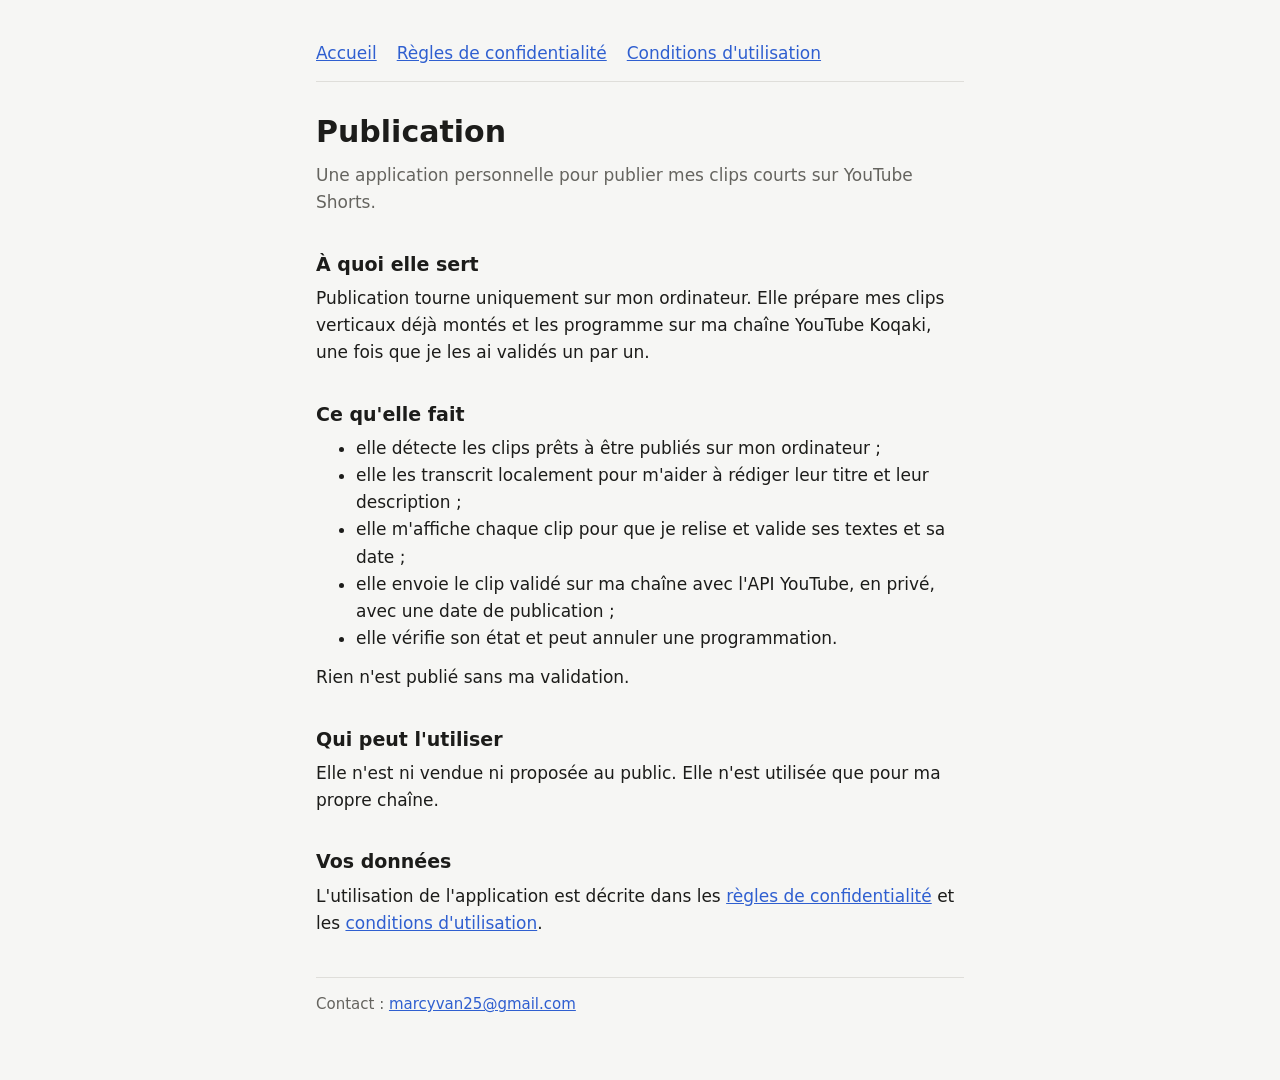
<file: index.html>
<!doctype html>
<html lang="fr">
<head>
  <meta charset="utf-8">
  <meta name="viewport" content="width=device-width, initial-scale=1">
  <title>Publication</title>
  <meta name="description" content="Application personnelle de publication de clips courts sur YouTube Shorts.">
  <link rel="stylesheet" href="style.css">
</head>
<body>
  <main>
    <nav>
      <a href="index.html">Accueil</a>
      <a href="confidentialite.html">Règles de confidentialité</a>
      <a href="conditions.html">Conditions d'utilisation</a>
    </nav>
    <h1>Publication</h1>
    <p class="lead">Une application personnelle pour publier mes clips courts sur YouTube Shorts.</p>

    <h2>À quoi elle sert</h2>
    <p>Publication tourne uniquement sur mon ordinateur. Elle prépare mes clips verticaux déjà montés et les programme sur ma chaîne YouTube Koqaki, une fois que je les ai validés un par un.</p>

    <h2>Ce qu'elle fait</h2>
    <ul>
      <li>elle détecte les clips prêts à être publiés sur mon ordinateur ;</li>
      <li>elle les transcrit localement pour m'aider à rédiger leur titre et leur description ;</li>
      <li>elle m'affiche chaque clip pour que je relise et valide ses textes et sa date ;</li>
      <li>elle envoie le clip validé sur ma chaîne avec l'API YouTube, en privé, avec une date de publication ;</li>
      <li>elle vérifie son état et peut annuler une programmation.</li>
    </ul>
    <p>Rien n'est publié sans ma validation.</p>

    <h2>Qui peut l'utiliser</h2>
    <p>Elle n'est ni vendue ni proposée au public. Elle n'est utilisée que pour ma propre chaîne.</p>

    <h2>Vos données</h2>
    <p>L'utilisation de l'application est décrite dans les <a href="confidentialite.html">règles de confidentialité</a> et les <a href="conditions.html">conditions d'utilisation</a>.</p>

    <footer>Contact : <a href="mailto:marcyvan25@gmail.com">marcyvan25@gmail.com</a></footer>
  </main>
</body>
</html>
</file>
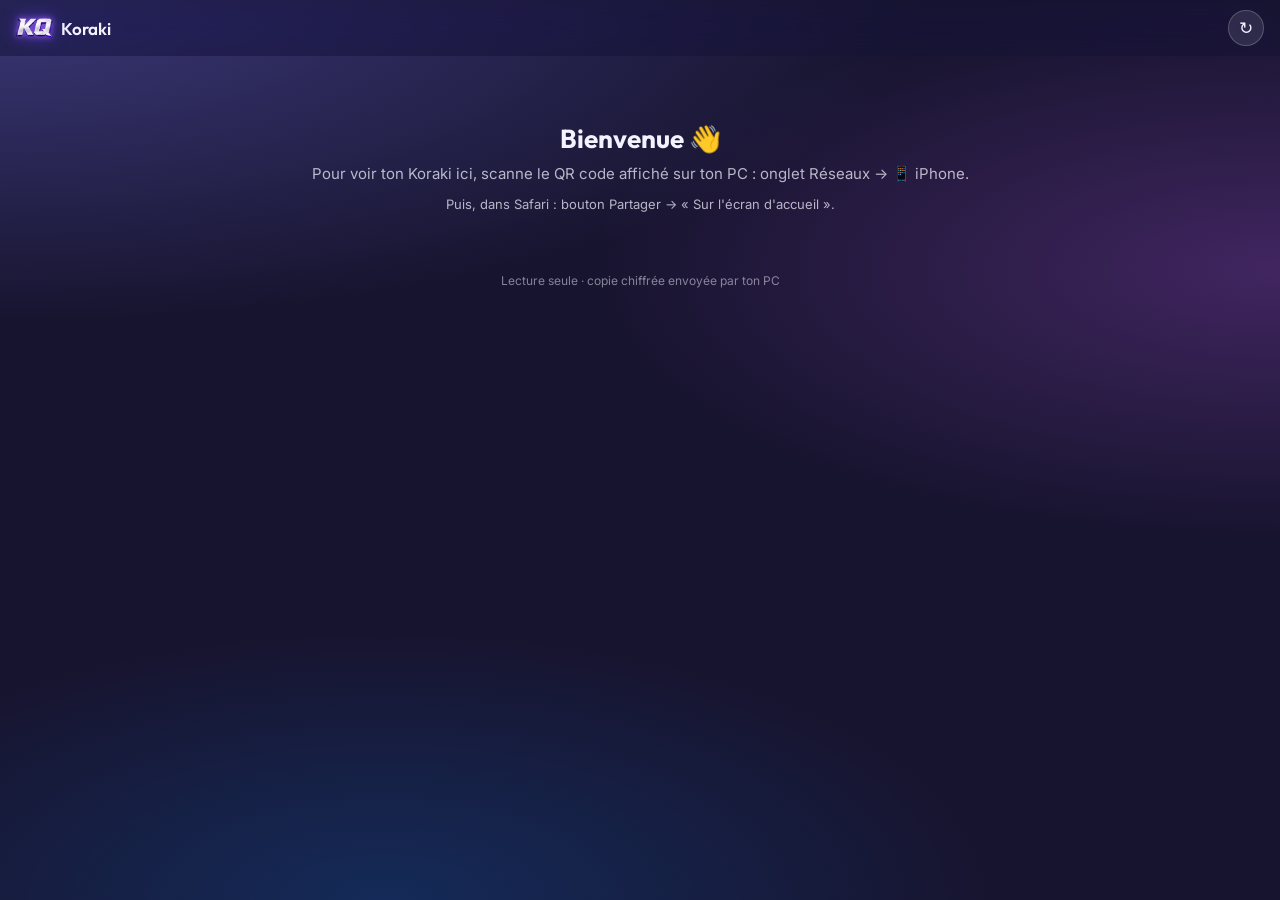
<file: jarvis/index.html>
<!doctype html>
<html lang="fr">
<head>
<meta charset="utf-8">
<meta name="viewport" content="width=device-width, initial-scale=1, viewport-fit=cover">
<title>Koraki</title>
<meta name="description" content="Ton résumé du jour Koraki sur iPhone (lecture seule).">
<meta name="robots" content="noindex">
<meta name="referrer" content="no-referrer">
<meta name="apple-mobile-web-app-capable" content="yes">
<meta name="mobile-web-app-capable" content="yes">
<meta name="apple-mobile-web-app-status-bar-style" content="black-translucent">
<meta name="apple-mobile-web-app-title" content="Koraki">
<meta name="theme-color" content="#1b1838">
<link rel="apple-touch-icon" href="icone.png">
<link rel="icon" href="icone.png">
<link rel="manifest" href="manifest.webmanifest">
<link rel="preconnect" href="https://fonts.googleapis.com">
<link rel="preconnect" href="https://fonts.gstatic.com" crossorigin>
<link href="https://fonts.googleapis.com/css2?family=Inter:wght@400;500;600;700&family=Outfit:wght@500;600;700&display=swap" rel="stylesheet">
<style>
:root {
  --fond: #17142f; --texte: #f4f2ff; --texte2: rgba(244, 242, 255, .72); --gris: rgba(244, 242, 255, .5);
  --violet: #bf5af2; --bleu: #0a84ff; --cyan: #64d2ff; --vert: #30d158; --rose: #ff375f; --orange: #ff9f0a; --jaune: #ffd60a;
  --corps: "Inter", -apple-system, system-ui, sans-serif; --titre: "Outfit", "Inter", sans-serif;
  --heure: -apple-system, "SF Pro Display", "Inter", sans-serif;
  --verre: linear-gradient(155deg, rgba(255, 255, 255, .13), rgba(255, 255, 255, .05));
}
* { box-sizing: border-box; margin: 0; padding: 0; -webkit-tap-highlight-color: transparent; }
html { background: var(--fond); }
body { font: 400 15px/1.45 var(--corps); color: var(--texte); min-height: 100vh; overflow-x: hidden;
  background: radial-gradient(120% 60% at 0% 0%, rgba(124, 122, 255, .35), transparent 60%),
              radial-gradient(90% 50% at 100% 30%, rgba(191, 90, 242, .25), transparent 60%),
              radial-gradient(80% 50% at 30% 100%, rgba(10, 132, 255, .2), transparent 60%), var(--fond);
  background-attachment: fixed;
  padding: calc(env(safe-area-inset-top) + 8px) 16px calc(env(safe-area-inset-bottom) + 24px); }
header { position: sticky; top: 0; z-index: 5; display: flex; align-items: center; gap: 10px;
  margin: calc(-8px - env(safe-area-inset-top)) -16px 12px; padding: calc(env(safe-area-inset-top) + 10px) 16px 10px;
  background: rgba(23, 20, 47, .55); backdrop-filter: blur(24px) saturate(170%); -webkit-backdrop-filter: blur(24px) saturate(170%); }
.marque { display: flex; align-items: center; gap: 8px; font: 600 17px var(--titre); }
/* Logo KQ (tes initiales) à la place de l'orbe violette : même hauteur, il lévite et tourne sur lui-même de temps en temps. */
.marque i { position: relative; display: inline-block; flex: none; height: var(--kq-h, 18px); width: calc(var(--kq-h, 18px) * 1.83);
  perspective: 200px; animation: kq-flotte 3.2s ease-in-out infinite; }
.marque i::before { content: ""; position: absolute; inset: 0; background: url([data-uri]) center / contain no-repeat;
  filter: drop-shadow(0 0 3px rgba(150, 100, 255, .9)) drop-shadow(0 0 8px rgba(120, 70, 255, .45));
  animation: kq-tourne 11s cubic-bezier(.45, 0, .2, 1) infinite; transition: filter .25s ease; }
@keyframes kq-flotte { 0%, 100% { transform: translateY(calc(var(--kq-h, 18px) * .06)); } 50% { transform: translateY(calc(var(--kq-h, 18px) * -.12)); } }
@keyframes kq-tourne { 0%, 84% { transform: rotateY(0deg); } 100% { transform: rotateY(360deg); } }
.marque i { --kq-h: 20px; }
.maj { flex: 1; text-align: right; font-size: 12px; color: var(--gris); }
.rafraichir { width: 36px; height: 36px; border-radius: 50%; border: 1px solid rgba(255, 255, 255, .2); color: var(--texte);
  background: rgba(255, 255, 255, .1); font-size: 17px; }
.rafraichir.tourne { animation: tourne 1s linear infinite; }
@keyframes tourne { to { transform: rotate(1turn); } }
.carte { position: relative; border-radius: 22px; padding: 16px; margin-bottom: 12px; background: var(--verre);
  border: 1px solid rgba(255, 255, 255, .14); box-shadow: inset 0 1px 0 rgba(255, 255, 255, .15), 0 12px 30px rgba(5, 2, 25, .35);
  backdrop-filter: blur(20px); -webkit-backdrop-filter: blur(20px); }
.etiquette { display: flex; align-items: center; gap: 8px; margin-bottom: 10px; font: 600 11px var(--titre);
  letter-spacing: .14em; text-transform: uppercase; }
.etiquette i { width: 8px; height: 8px; border-radius: 50%; background: currentColor; box-shadow: 0 0 10px currentColor; }
.hero { background: linear-gradient(135deg, rgba(124, 122, 255, .42), rgba(191, 90, 242, .18) 55%, rgba(255, 255, 255, .07)); }
.hero .date { font: 600 12px var(--titre); letter-spacing: .16em; text-transform: uppercase; color: #dcd8ff; }
.hero h1 { font: 700 30px/1.1 var(--titre); letter-spacing: -.02em; margin: 6px 0 2px; }
.hero p { color: var(--texte2); font-size: 13px; }
.hero .heure { position: absolute; top: 16px; right: 16px; font: 600 26px var(--heure); }
.compte { display: inline-flex; gap: 6px; align-items: center; margin-top: 10px; padding: 6px 12px; border-radius: 99px;
  font: 600 13px var(--titre); color: #fff3b0; background: rgba(255, 214, 10, .14); border: 1px solid rgba(255, 214, 10, .4); }
.compte b { color: var(--jaune); font: 700 15px var(--heure); }
.rangee { display: grid; grid-template-columns: 1.35fr 1fr; gap: 12px; }
.rangee .carte { margin-bottom: 12px; }
.stream { display: flex; align-items: center; gap: 12px; }
.cadran { --p: 0; flex: none; width: 70px; height: 70px; border-radius: 50%; position: relative;
  background: conic-gradient(var(--rose) calc(var(--p) * 1%), rgba(255, 255, 255, .12) 0); }
.cadran::after { content: ""; position: absolute; inset: 7px; border-radius: 50%; background: radial-gradient(circle at 35% 30%, #3b3760, #1e1b3c); }
.cadran b { position: absolute; inset: 0; z-index: 1; display: grid; place-items: center; font: 600 14px var(--heure); }
.cadran b.direct { color: var(--rose); }
.stream small { display: block; font-size: 11px; color: var(--gris); }
.stream strong { font: 600 16px/1.2 var(--titre); }
.meteo .ligne { display: flex; align-items: center; gap: 8px; }
.meteo .icone { font-size: 30px; }
.meteo b { font: 600 32px var(--heure); }
.meteo small { display: block; font-size: 12px; color: var(--texte2); margin-top: 4px; }
.idees-defile { display: flex; gap: 12px; overflow-x: auto; scroll-snap-type: x mandatory; margin: 0 -16px; padding: 0 16px 4px;
  scrollbar-width: none; }
.idees-defile::-webkit-scrollbar { display: none; }
.idee { flex: 0 0 86%; scroll-snap-align: center; border-radius: 18px; padding: 14px; background: rgba(48, 209, 88, .08);
  border: 1px solid rgba(48, 209, 88, .25); }
.idee h3 { font: 600 17px/1.25 var(--titre); margin-bottom: 8px; }
.idee h3 span { display: inline-grid; place-items: center; width: 24px; height: 24px; border-radius: 50%; margin-right: 6px;
  font-size: 13px; background: linear-gradient(180deg, #4ee07a, #1fa84a); vertical-align: 2px; }
.idee p { color: var(--texte2); font-size: 14px; margin-bottom: 6px; }
.idee .astuce { font-size: 13px; color: #c9f7d5; }
.usa { display: inline-block; font: 700 10px var(--titre); letter-spacing: .08em; padding: 2px 7px; border-radius: 99px;
  background: rgba(10, 132, 255, .25); color: #bfe0ff; margin-bottom: 6px; }
.points { display: flex; justify-content: center; gap: 6px; margin-top: 10px; }
.points i { width: 6px; height: 6px; border-radius: 99px; background: rgba(255, 255, 255, .3); transition: all .2s; }
.points i.actif { width: 18px; background: var(--vert); }
.jours { display: flex; gap: 6px; overflow-x: auto; margin: 0 -16px 12px; padding: 0 16px; scrollbar-width: none; }
.jours::-webkit-scrollbar { display: none; }
.jours button { flex: none; font: 600 13px var(--corps); color: var(--texte2); padding: 7px 12px; border-radius: 12px;
  background: rgba(255, 255, 255, .07); border: 1px solid rgba(255, 255, 255, .12); }
.jours button.actif { color: #fff; background: rgba(255, 255, 255, .22); border-color: rgba(255, 255, 255, .35); }
.rdv { display: grid; grid-template-columns: 52px 1fr; gap: 10px; padding: 9px 0; border-top: 1px solid rgba(255, 255, 255, .08); }
.rdv:first-of-type { border-top: 0; }
.rdv time { font: 600 14px var(--heure); color: var(--texte2); }
.rdv time small { display: block; font-weight: 500; font-size: 11px; color: var(--gris); }
.rdv div { border-left: 3px solid var(--c, var(--violet)); padding-left: 10px; min-width: 0; }
.rdv strong { display: block; font-weight: 600; font-size: 14px; overflow-wrap: anywhere; }
.rdv span { font-size: 11px; color: var(--gris); }
.rdv.maintenant time { color: var(--rose); }
.mail { padding: 9px 0; border-top: 1px solid rgba(255, 255, 255, .08); }
.mail:first-of-type { border-top: 0; }
.mail .haut { display: flex; gap: 8px; align-items: baseline; }
.mail strong { font-size: 14px; flex: 1; min-width: 0; overflow-wrap: anywhere; }
.mail .cat { font-size: 10px; font-weight: 600; text-transform: uppercase; letter-spacing: .06em; color: var(--c); }
.mail p { font-size: 13px; color: var(--texte2); }
.mail em { display: block; font-style: normal; font-size: 13px; color: #ffe2a8; }
.chiffres { display: grid; grid-template-columns: repeat(3, 1fr); gap: 8px; margin: 8px 0; }
.chiffres div { padding: 10px; border-radius: 14px; background: rgba(255, 255, 255, .07); }
.chiffres b { display: block; font: 700 22px var(--heure); }
.chiffres small { font-size: 11px; color: var(--gris); }
.reseau { display: flex; justify-content: space-between; padding: 7px 0; border-top: 1px solid rgba(255, 255, 255, .08); font-size: 14px; }
.reseau:first-of-type { border-top: 0; }
.reseau b { font-family: var(--heure); }
.monte { color: var(--vert); font-size: 12px; margin-left: 6px; }
.note { font-size: 13px; color: var(--gris); }
.vide { text-align: center; color: var(--gris); padding: 14px 0; }
.accueil { text-align: center; padding: 40px 10px; }
.accueil h1 { font: 700 26px var(--titre); margin: 14px 0 8px; }
.accueil p { color: var(--texte2); margin-bottom: 10px; }
.erreur { color: #ffb3c0; }
footer { text-align: center; font-size: 12px; color: var(--gris); margin-top: 8px; }
</style>
</head>
<body>
<header>
  <div class="marque"><i></i>Koraki</div>
  <div class="maj" id="maj"></div>
  <button class="rafraichir" id="rafraichir" aria-label="Mettre à jour">↻</button>
</header>
<main id="contenu"></main>
<footer>Lecture seule · copie chiffrée envoyée par ton PC</footer>

<script>
// Le lien contient, après le « # », le numéro du gist (g) et la clé (k) : ils ne quittent jamais l'iPhone.
// Tout le texte affiché passe par textContent : rien venant des mails n'est interprété comme du code.
const params = new URLSearchParams(location.hash.slice(1));
const lire = (cle) => { try { return localStorage.getItem(cle); } catch (e) { return null; } };
const garder = (cle, valeur) => { try { localStorage.setItem(cle, valeur); } catch (e) { /* pas grave */ } };
const GIST = params.get("g") || lire("gist"), CLE = params.get("k") || lire("cle");
if (params.get("g")) { garder("gist", params.get("g")); garder("cle", params.get("k")); }

const JOURS = ["dimanche", "lundi", "mardi", "mercredi", "jeudi", "vendredi", "samedi"];
const MOIS = ["janvier", "février", "mars", "avril", "mai", "juin", "juillet", "août", "septembre", "octobre", "novembre", "décembre"];
const COULEURS = { "Plan de l'IA": "var(--violet)", "Mon plan": "var(--violet)", Perso: "var(--cyan)", Sport: "var(--vert)",
  "École": "var(--bleu)", Famille: "var(--rose)", "Événements": "var(--jaune)", Live: "#ff453a" };
const COULEURS_MAIL = { rdv: "var(--rose)", administratif: "var(--orange)", "école/pro": "var(--bleu)", achat: "var(--vert)",
  compte: "var(--violet)", perso: "var(--cyan)" };

function h(tag, classe, ...enfants) {
  const e = document.createElement(tag);
  if (classe) e.className = classe;
  for (const c of enfants) if (c !== null && c !== undefined && c !== false) e.append(c instanceof Node ? c : String(c));
  return e;
}
const etiquette = (texte, couleur) => { const e = h("div", "etiquette", h("i"), texte); e.style.color = `var(--${couleur})`; return e; };
const carte = (classe, ...enfants) => h("section", "carte " + classe, ...enfants);
const iso = (d) => `${d.getFullYear()}-${String(d.getMonth() + 1).padStart(2, "0")}-${String(d.getDate()).padStart(2, "0")}`;
const hhmm = (v) => `${String(Math.floor(v / 60) % 24).padStart(2, "0")}:${String(v % 60).padStart(2, "0")}`;
// « 21h45 » -> minutes ; avant 5 h du matin = après minuit (fin de soirée)
const minutes = (t) => { const m = /(\d{1,2})\s*[h:]\s*(\d{0,2})/i.exec(t || ""); if (!m) return null; let v = +m[1] * 60 + (+m[2] || 0); if (+m[1] < 5) v += 1440; return v; };
const maintenantMin = () => { const n = new Date(); return n.getHours() * 60 + n.getMinutes(); };
const milliers = (n) => Number(n).toLocaleString("fr-FR");

let d = null, jourChoisi = null, ideeActive = 0;

/* ---------- déchiffrement (AES-GCM, la clé ne sort pas de l'iPhone) */
const deB64 = (t) => Uint8Array.from(atob(t.replace(/-/g, "+").replace(/_/g, "/") + "=".repeat((4 - t.length % 4) % 4)), (c) => c.charCodeAt(0));
async function dechiffrer(paquet) {
  const cle = await crypto.subtle.importKey("raw", deB64(CLE), "AES-GCM", false, ["decrypt"]);
  const clair = await crypto.subtle.decrypt({ name: "AES-GCM", iv: deB64(paquet.iv) }, cle, deB64(paquet.donnees));
  return JSON.parse(new TextDecoder().decode(clair));
}

async function charger() {
  const bouton = document.getElementById("rafraichir");
  bouton.classList.add("tourne");
  try {
    const source = window.JARVIS_TEST || `https://api.github.com/gists/${encodeURIComponent(GIST)}`;
    const r = await fetch(source, { cache: "no-store" });
    if (!r.ok) throw new Error("GitHub répond " + r.status);
    const gist = await r.json();
    const fichier = gist.files ? gist.files["jarvis.json"] : gist;
    const texte = typeof fichier.content === "string" ? fichier.content : JSON.stringify(fichier);
    d = await dechiffrer(JSON.parse(texte));
    garder("copie", texte); // pour l'ouvrir sans réseau
  } catch (e) {
    const copie = lire("copie");
    if (copie && !d) { try { d = await dechiffrer(JSON.parse(copie)); } catch (e2) { /* clé changée */ } }
    if (!d) { erreur(e); bouton.classList.remove("tourne"); return; }
  }
  bouton.classList.remove("tourne");
  dessiner();
  meteoEnDirect();
}

function erreur(e) {
  document.getElementById("contenu").replaceChildren(h("div", "accueil", h("h1", "", "Pas de copie lisible"),
    h("p", "erreur", String(e.message || e)),
    h("p", "", "Vérifie ta connexion, ou rescanne le QR code affiché dans Koraki sur ton PC (onglet Réseaux → 📱 iPhone).")));
}

/* ---------- live : temps avant le prochain (mêmes règles que Koraki sur le PC) */
const estJourLive = (j) => !d.jours_live?.length || d.jours_live.includes(j);
function infosStream() {
  const debut = minutes(d.stream), fin = minutes(d.stream_fin) ?? debut + 120;
  const aujJour = new Date().getDay();
  let n = maintenantMin(), jour = aujJour, decalage = 0;
  if (n < 300 && n + 1440 < fin && estJourLive((aujJour + 6) % 7)) { n += 1440; jour = (aujJour + 6) % 7; decalage = -1440; }
  if (estJourLive(jour) && n >= debut && n < fin) return { live: true, gros: "LIVE", titre: "C'est l'heure du stream", sous: "Bon live !", p: 100 };
  let k = 0;
  while (k < 8 && !(estJourLive((jour + k) % 7) && debut + k * 1440 > n)) k++;
  const reste = debut + k * 1440 - n;
  const jc = Math.floor((decalage + debut + k * 1440) / 1440), nom = JOURS[(aujJour + jc) % 7];
  return { live: false, sous: "Prochain live dans", p: Math.max(2, 100 - reste / 2880 * 100),
    gros: reste >= 1440 ? `${Math.floor(reste / 1440)}j ${Math.floor(reste % 1440 / 60)}h` : reste >= 60 ? `${Math.floor(reste / 60)}h${String(reste % 60).padStart(2, "0")}` : `${reste} min`,
    titre: `${jc === 0 ? "Ce soir" : jc === 1 ? "Demain" : nom[0].toUpperCase() + nom.slice(1)} à ${d.stream}` };
}

/* ---------- météo : demandée en direct par l'iPhone à Open-Meteo (gratuit, sans compte) */
const CIEL = [[0, "☀️", "Ciel dégagé"], [2, "🌤️", "Peu nuageux"], [3, "☁️", "Couvert"], [48, "🌫️", "Brouillard"], [57, "🌦️", "Bruine"],
  [67, "🌧️", "Pluie"], [77, "🌨️", "Neige"], [82, "🌦️", "Averses"], [86, "🌨️", "Averses de neige"], [99, "⛈️", "Orage"]];
const ciel = (code) => CIEL.find(([max]) => code <= max) || CIEL[CIEL.length - 1];
let meteoDirect = null;
async function meteoEnDirect() {
  if (!d.ville) return;
  try {
    let lieu = JSON.parse(lire("lieu") || "null");
    if (!lieu || lieu.ville !== d.ville) {
      const g = await (await fetch(`https://geocoding-api.open-meteo.com/v1/search?count=1&language=fr&name=${encodeURIComponent(d.ville)}`)).json();
      const r = g.results?.[0];
      if (!r) return;
      lieu = { ville: d.ville, nom: r.name, lat: r.latitude, lon: r.longitude };
      garder("lieu", JSON.stringify(lieu));
    }
    const m = await (await fetch(`https://api.open-meteo.com/v1/forecast?latitude=${lieu.lat}&longitude=${lieu.lon}&current=temperature_2m,weather_code&daily=temperature_2m_min,temperature_2m_max,precipitation_probability_max&forecast_days=1&timezone=auto`)).json();
    meteoDirect = { nom: lieu.nom, temp: Math.round(m.current.temperature_2m), code: m.current.weather_code,
      min: Math.round(m.daily.temperature_2m_min[0]), max: Math.round(m.daily.temperature_2m_max[0]), pluie: m.daily.precipitation_probability_max[0] };
    const zone = document.getElementById("meteo");
    if (zone) zone.replaceWith(carteMeteo());
  } catch (e) { /* on garde la météo de la copie */ }
}
function carteMeteo() {
  const c = carte("meteo", etiquette("Météo", "cyan"));
  c.id = "meteo";
  if (meteoDirect) {
    const [, icone, texte] = ciel(meteoDirect.code);
    c.append(h("div", "ligne", h("span", "icone", icone), h("b", "", `${meteoDirect.temp}°`)),
      h("small", "", `${texte} · ${meteoDirect.min}° / ${meteoDirect.max}°${meteoDirect.pluie != null ? ` · pluie ${meteoDirect.pluie} %` : ""}`));
  } else {
    const auj = d.donnees.meteo?.[0];
    if (auj) c.append(h("div", "ligne", h("span", "icone", auj.icone), h("b", "", `${auj.max}°`)), h("small", "", `${auj.ciel} · ${auj.min}° / ${auj.max}°`));
    else c.append(h("small", "", "Indisponible"));
  }
  return c;
}

/* ---------- agenda d'un jour : vrais rendez-vous + ton plan (ou celui de l'IA ce jour-là) */
function blocsDuJour(jour) {
  const vrais = (d.semaine?.[jour] || []).map((e) => ({ debut: e.journee ? -1 : e.debut_min, fin: e.fin_min, titre: e.titre, agenda: e.agenda, journee: e.journee }));
  let plan = [];
  if (d.plans?.[jour]) plan = d.plans[jour].map((b) => ({ debut: b.debut, fin: b.fin, titre: b.titre, agenda: "Mon plan" }));
  else if (jour === d.jour) plan = (d.donnees.programme || []).map((p) => ({ debut: minutes(p.heure), fin: minutes(p.fin), titre: p.texte, agenda: "Plan de l'IA" }))
    .filter((p) => p.debut !== null);
  return [...vrais, ...plan].sort((a, b) => a.debut - b.debut);
}
function carteAgenda() {
  const c = carte("agenda", etiquette("Agenda", "violet"));
  const jours = h("div", "jours");
  const auj = new Date(); auj.setHours(0, 0, 0, 0);
  for (let i = 0; i < 8; i++) {
    const date = new Date(auj); date.setDate(auj.getDate() + i);
    const cle = iso(date);
    if (i > 1 && !d.semaine?.[cle] && !d.plans?.[cle]) continue;
    const b = h("button", cle === jourChoisi ? "actif" : "", i === 0 ? "Aujourd'hui" : i === 1 ? "Demain" : `${JOURS[date.getDay()].slice(0, 3)}. ${date.getDate()}`);
    b.onclick = () => { jourChoisi = cle; c.replaceWith(carteAgenda()); };
    jours.append(b);
  }
  c.append(jours);
  const blocs = blocsDuJour(jourChoisi);
  if (!blocs.length) c.append(h("p", "vide", "Rien de prévu ce jour-là. 🎉"));
  const n = maintenantMin(), estAuj = jourChoisi === iso(auj);
  for (const b of blocs) {
    const ligne = h("div", "rdv" + (estAuj && b.debut <= n && n < (b.fin ?? b.debut + 30) ? " maintenant" : ""),
      h("time", "", b.journee ? "Jour" : hhmm(b.debut), b.fin != null && !b.journee ? h("small", "", hhmm(b.fin)) : null),
      h("div", "", h("strong", "", b.titre), h("span", "", b.agenda)));
    ligne.querySelector("div").style.setProperty("--c", COULEURS[b.agenda] || "var(--orange)");
    c.append(ligne);
  }
  return c;
}

function carteIdees() {
  const idees = d.donnees.idees || [];
  const c = carte("", etiquette("Accroches du jour", "vert"));
  if (!idees.length) { c.append(h("p", "note", (d.donnees.intro || []).join(" ") || "Pas d'idées pour l'instant.")); return c; }
  const defile = h("div", "idees-defile"), points = h("div", "points");
  idees.forEach((i, n) => {
    defile.append(h("article", "idee", i.usa ? h("span", "usa", "VU AUX USA") : null, h("h3", "", h("span", "", n + 1), i.titre),
      ...(i.defi ? [h("p", "astuce", "🎮 Défi : " + i.defi)] : []),
      ...(i.accroches || []).map((a) => h("p", "", (a.format ? a.format + " : " : "") + "« " + a.texte + " »")),
      ...i.corps.map((p) => h("p", "", p)), ...i.astuces.map((a) => h("p", "astuce", "🎬 " + a))));
    points.append(h("i", n === ideeActive ? "actif" : ""));
  });
  defile.addEventListener("scroll", () => {
    const n = Math.round(defile.scrollLeft / (defile.firstChild.offsetWidth + 12));
    [...points.children].forEach((p, i) => p.classList.toggle("actif", i === n));
    ideeActive = n;
  }, { passive: true });
  c.append(defile, points);
  if (d.donnees.conseil) c.append(h("p", "note", "💡 " + d.donnees.conseil));
  return c;
}

function dessiner() {
  const z = document.getElementById("contenu"), maintenant = new Date();
  const heure = maintenant.getHours();
  const nouveau = [];
  const evt = d.evenements_proches?.[0];
  let dans = null;
  if (evt) dans = Math.round((new Date(evt.date + "T00:00") - new Date(iso(maintenant) + "T00:00")) / 86400000);
  nouveau.push(carte("hero", h("div", "date", `${JOURS[maintenant.getDay()]} ${maintenant.getDate()} ${MOIS[maintenant.getMonth()]}`),
    h("div", "heure", hhmm(maintenantMin())),
    h("h1", "", `${heure >= 5 && heure < 18 ? "Bonjour" : "Bonsoir"}${d.nom ? ", " + d.nom : ""}`),
    h("p", "", "Ton résumé du jour · Koraki"),
    evt && dans >= 0 ? h("div", "compte", evt.titre, dans === 0 ? h("b", "", "aujourd'hui") : dans === 1 ? h("b", "", "demain") : h("span", "", "dans ", h("b", "", dans), " jours")) : null));
  const rangee = h("div", "rangee");
  if (d.stream) {
    const s = infosStream(), cadran = h("div", "cadran", h("b", s.live ? "direct" : "", s.gros));
    cadran.style.setProperty("--p", s.p);
    rangee.append(carte("", etiquette("Stream", "rose"), h("div", "stream", cadran, h("div", "", h("small", "", s.sous), h("strong", "", s.titre)))));
  }
  rangee.append(carteMeteo());
  nouveau.push(rangee, carteIdees(), carteAgenda());
  const mails = d.donnees.mails || [];
  if (mails.length) {
    const c = carte("", etiquette(`Mails importants · ${mails.length}`, "orange"));
    for (const m of mails) {
      const cat = h("span", "cat", m.categorie);
      cat.style.setProperty("--c", COULEURS_MAIL[(m.categorie || "").toLowerCase()] || "var(--gris)");
      c.append(h("div", "mail", h("div", "haut", h("strong", "", m.de), cat), m.sujet ? h("p", "", m.sujet) : null, m.action ? h("em", "", "→ " + m.action) : null));
    }
    nouveau.push(c);
  }
  if (d.bilan) {
    const b = d.bilan, date = new Date(b.date + "T12:00");
    const duree = b.duree == null ? "" : b.duree >= 60 ? ` · ${Math.floor(b.duree / 60)}h${String(b.duree % 60).padStart(2, "0")}` : ` · ${b.duree} min`;
    nouveau.push(carte("", etiquette("Bilan du dernier live", "rose"),
      h("strong", "", `${JOURS[date.getDay()]} ${date.getDate()} ${MOIS[date.getMonth()]}${b.debut ? " · " + b.debut : ""}${duree}`),
      b.titre ? h("p", "note", b.titre + (b.jeu ? " — " + b.jeu : "")) : null,
      h("div", "chiffres", h("div", "", h("b", "", b.pic), h("small", "", "au plus haut")),
        h("div", "", h("b", "", String(b.moyenne).replace(".", ",")), h("small", "", "en moyenne")),
        h("div", "", h("b", "", b.abonnes == null ? "–" : (b.abonnes > 0 ? "+" : "") + b.abonnes), h("small", "", "abonnés")))));
  }
  if (d.abonnes?.reseaux?.length) {
    const c = carte("", etiquette("Abonnés", "violet"));
    for (const r of d.abonnes.reseaux) {
      c.append(h("div", "reseau", h("span", "", r.nom), h("span", "", h("b", "", r.nombre == null ? "–" : milliers(r.nombre)),
        r.progression ? h("span", "monte", (r.progression > 0 ? "+" : "") + r.progression) : null)));
    }
    nouveau.push(c);
  }
  z.replaceChildren(...nouveau);
  majHeure();
}

function majHeure() {
  if (!d) return;
  const vieux = Math.round((Date.now() - new Date(d.genere)) / 60000);
  document.getElementById("maj").textContent = vieux < 1 ? "à jour" : vieux < 60 ? `mis à jour il y a ${vieux} min`
    : vieux < 1440 ? `mis à jour il y a ${Math.floor(vieux / 60)} h` : `copie du ${new Date(d.genere).toLocaleDateString("fr-FR")}`;
}

document.getElementById("rafraichir").onclick = charger;
document.addEventListener("visibilitychange", () => { if (document.visibilityState === "visible" && d) charger(); });
setInterval(() => { if (d) { const y = scrollY; dessiner(); scrollTo(0, y); } }, 60000);

if (!GIST || !CLE) {
  document.getElementById("contenu").replaceChildren(h("div", "accueil", h("h1", "", "Bienvenue 👋"),
    h("p", "", "Pour voir ton Koraki ici, scanne le QR code affiché sur ton PC : onglet Réseaux → 📱 iPhone."),
    h("p", "note", "Puis, dans Safari : bouton Partager → « Sur l'écran d'accueil ».")));
} else {
  jourChoisi = iso(new Date());
  charger();
}
</script>
</body>
</html>
</file>
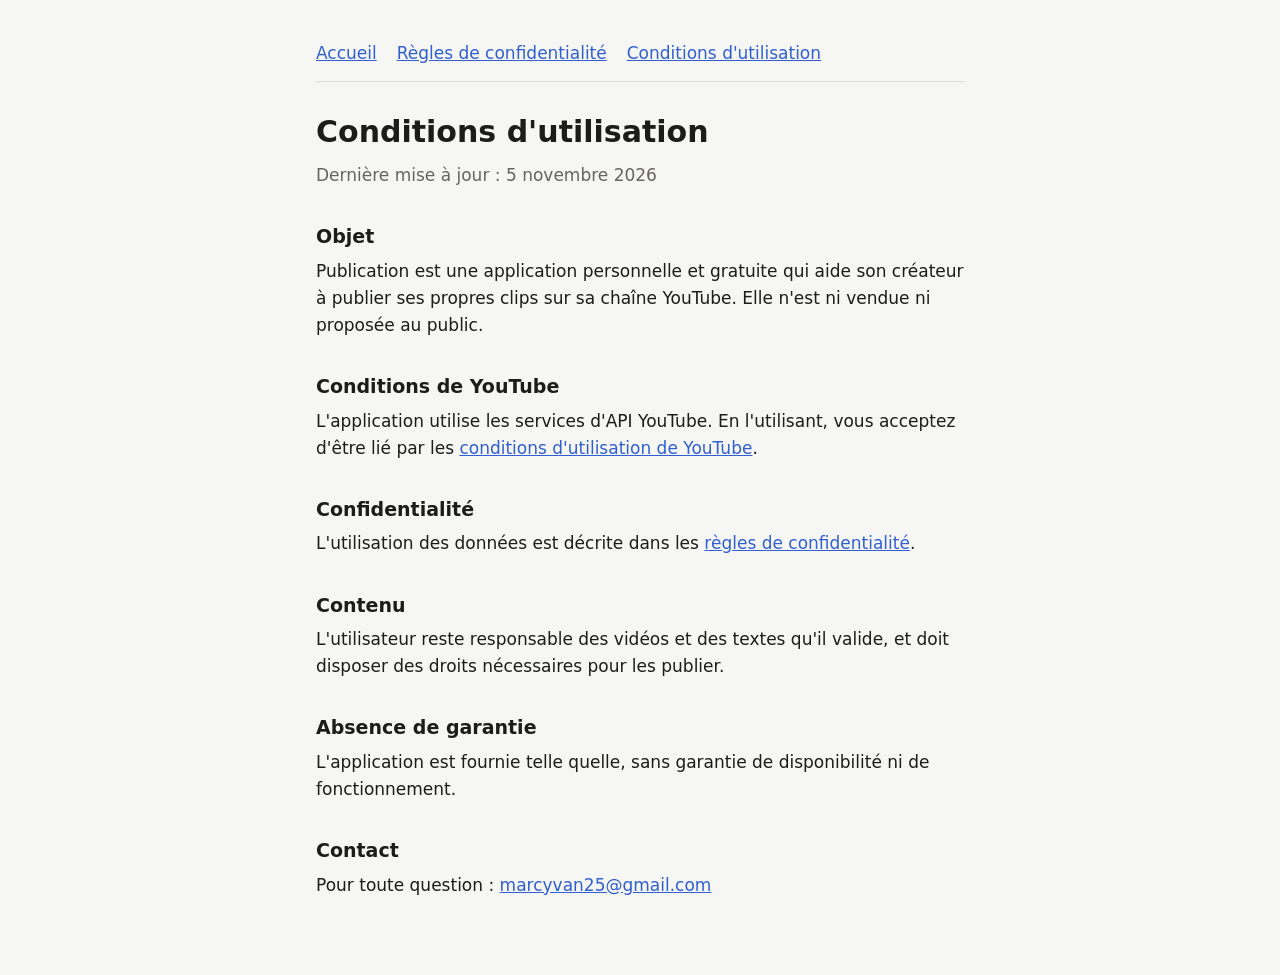
<file: conditions.html>
<!doctype html>
<html lang="fr">
<head>
  <meta charset="utf-8">
  <meta name="viewport" content="width=device-width, initial-scale=1">
  <title>Conditions d'utilisation</title>
  <meta name="description" content="Conditions d'utilisation de l'application Publication.">
  <link rel="stylesheet" href="style.css">
</head>
<body>
  <main>
    <nav>
      <a href="index.html">Accueil</a>
      <a href="confidentialite.html">Règles de confidentialité</a>
      <a href="conditions.html">Conditions d'utilisation</a>
    </nav>
    <h1>Conditions d'utilisation</h1>
    <p class="lead">Dernière mise à jour : 5 novembre 2026</p>

    <h2>Objet</h2>
    <p>Publication est une application personnelle et gratuite qui aide son créateur à publier ses propres clips sur sa chaîne YouTube. Elle n'est ni vendue ni proposée au public.</p>

    <h2>Conditions de YouTube</h2>
    <p>L'application utilise les services d'API YouTube. En l'utilisant, vous acceptez d'être lié par les <a href="https://www.youtube.com/t/terms">conditions d'utilisation de YouTube</a>.</p>

    <h2>Confidentialité</h2>
    <p>L'utilisation des données est décrite dans les <a href="confidentialite.html">règles de confidentialité</a>.</p>

    <h2>Contenu</h2>
    <p>L'utilisateur reste responsable des vidéos et des textes qu'il valide, et doit disposer des droits nécessaires pour les publier.</p>

    <h2>Absence de garantie</h2>
    <p>L'application est fournie telle quelle, sans garantie de disponibilité ni de fonctionnement.</p>

    <h2>Contact</h2>
    <p>Pour toute question : <a href="mailto:marcyvan25@gmail.com">marcyvan25@gmail.com</a></p>
  </main>
</body>
</html>
</file>
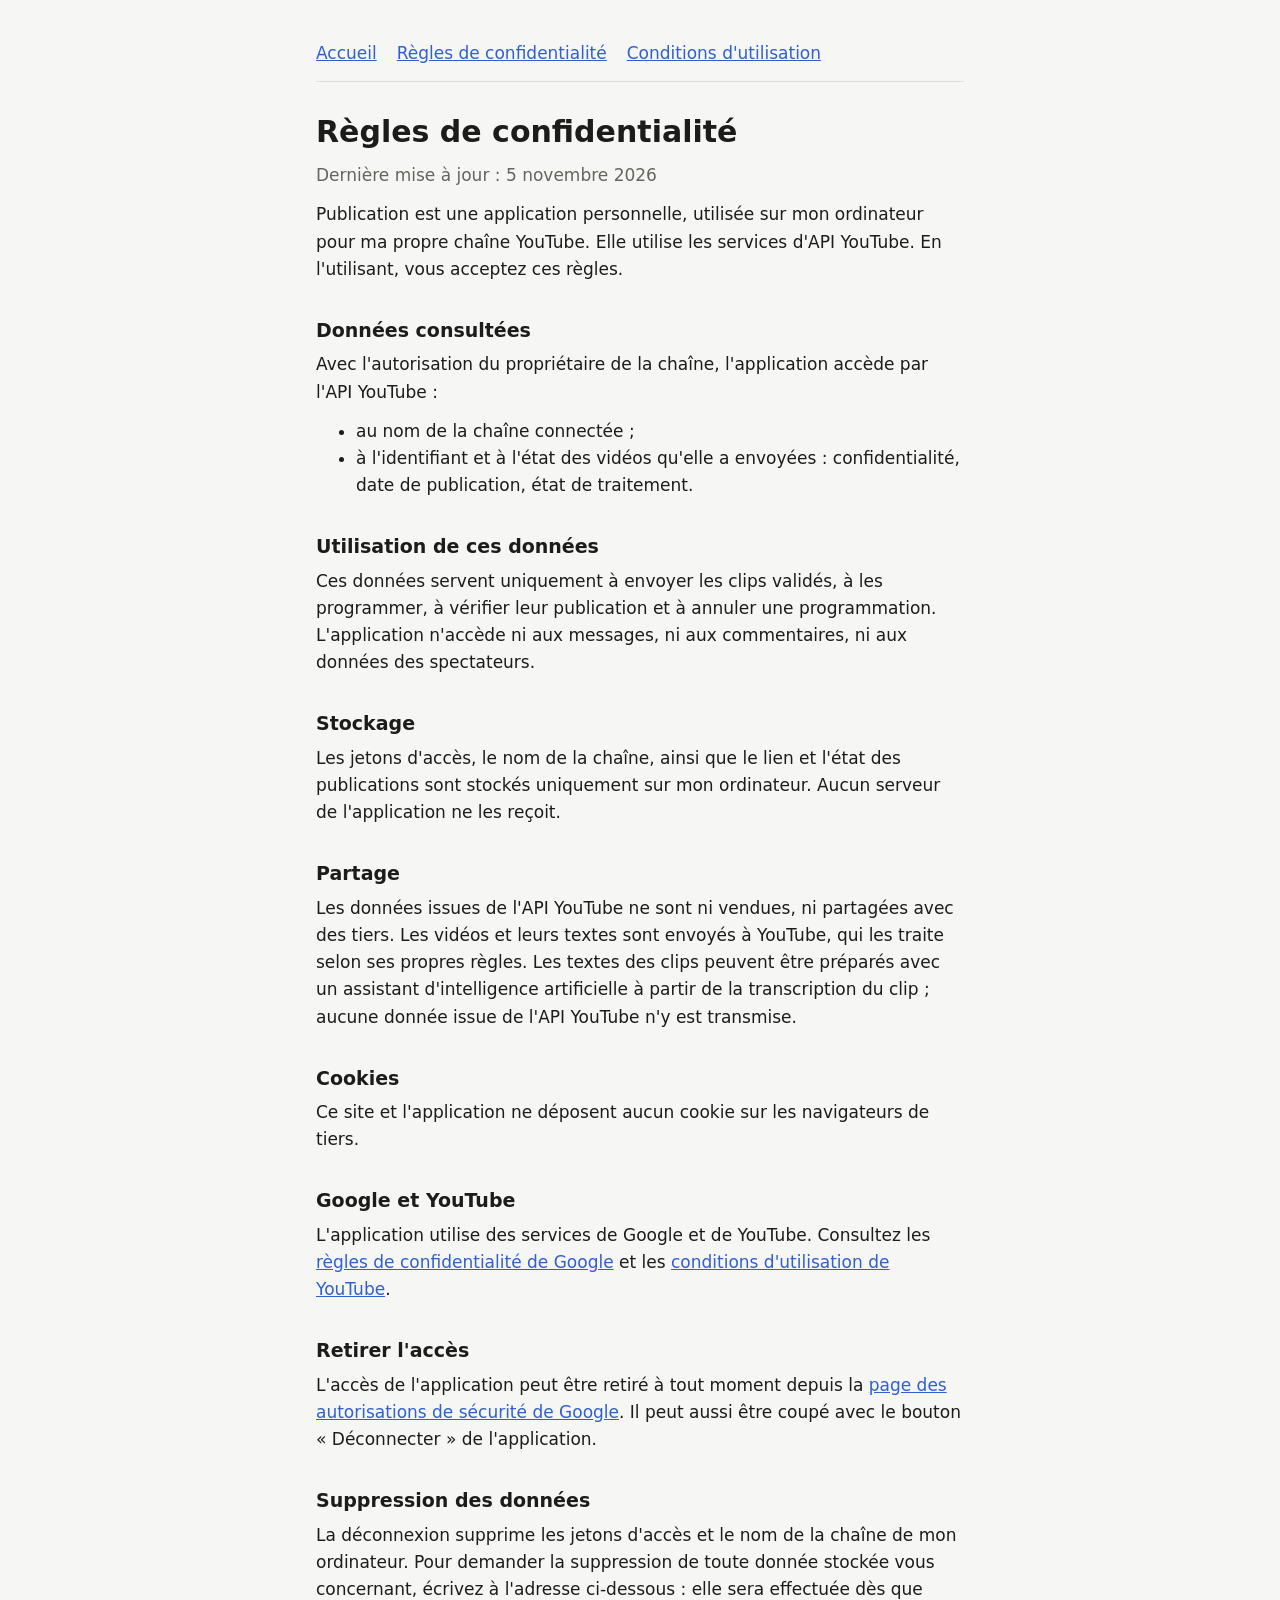
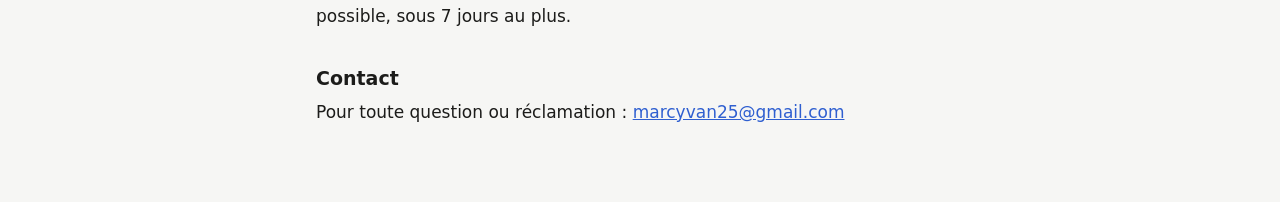
<file: confidentialite.html>
<!doctype html>
<html lang="fr">
<head>
  <meta charset="utf-8">
  <meta name="viewport" content="width=device-width, initial-scale=1">
  <title>Règles de confidentialité</title>
  <meta name="description" content="Règles de confidentialité de l'application Publication.">
  <link rel="stylesheet" href="style.css">
</head>
<body>
  <main>
    <nav>
      <a href="index.html">Accueil</a>
      <a href="confidentialite.html">Règles de confidentialité</a>
      <a href="conditions.html">Conditions d'utilisation</a>
    </nav>
    <h1>Règles de confidentialité</h1>
    <p class="lead">Dernière mise à jour : 5 novembre 2026</p>

    <p>Publication est une application personnelle, utilisée sur mon ordinateur pour ma propre chaîne YouTube. Elle utilise les services d'API YouTube. En l'utilisant, vous acceptez ces règles.</p>

    <h2>Données consultées</h2>
    <p>Avec l'autorisation du propriétaire de la chaîne, l'application accède par l'API YouTube :</p>
    <ul>
      <li>au nom de la chaîne connectée ;</li>
      <li>à l'identifiant et à l'état des vidéos qu'elle a envoyées : confidentialité, date de publication, état de traitement.</li>
    </ul>

    <h2>Utilisation de ces données</h2>
    <p>Ces données servent uniquement à envoyer les clips validés, à les programmer, à vérifier leur publication et à annuler une programmation. L'application n'accède ni aux messages, ni aux commentaires, ni aux données des spectateurs.</p>

    <h2>Stockage</h2>
    <p>Les jetons d'accès, le nom de la chaîne, ainsi que le lien et l'état des publications sont stockés uniquement sur mon ordinateur. Aucun serveur de l'application ne les reçoit.</p>

    <h2>Partage</h2>
    <p>Les données issues de l'API YouTube ne sont ni vendues, ni partagées avec des tiers. Les vidéos et leurs textes sont envoyés à YouTube, qui les traite selon ses propres règles. Les textes des clips peuvent être préparés avec un assistant d'intelligence artificielle à partir de la transcription du clip ; aucune donnée issue de l'API YouTube n'y est transmise.</p>

    <h2>Cookies</h2>
    <p>Ce site et l'application ne déposent aucun cookie sur les navigateurs de tiers.</p>

    <h2>Google et YouTube</h2>
    <p>L'application utilise des services de Google et de YouTube. Consultez les <a href="https://www.google.com/policies/privacy">règles de confidentialité de Google</a> et les <a href="https://www.youtube.com/t/terms">conditions d'utilisation de YouTube</a>.</p>

    <h2>Retirer l'accès</h2>
    <p>L'accès de l'application peut être retiré à tout moment depuis la <a href="https://security.google.com/settings/security/permissions">page des autorisations de sécurité de Google</a>. Il peut aussi être coupé avec le bouton « Déconnecter » de l'application.</p>

    <h2>Suppression des données</h2>
    <p>La déconnexion supprime les jetons d'accès et le nom de la chaîne de mon ordinateur. Pour demander la suppression de toute donnée stockée vous concernant, écrivez à l'adresse ci-dessous : elle sera effectuée dès que possible, sous 7 jours au plus.</p>

    <h2>Contact</h2>
    <p>Pour toute question ou réclamation : <a href="mailto:marcyvan25@gmail.com">marcyvan25@gmail.com</a></p>
  </main>
</body>
</html>
</file>
<file: style.css>
:root {
  color-scheme: light dark;
  --bg: #f6f6f4;
  --text: #1c1c1a;
  --muted: #65645f;
  --line: #dfdeda;
  --accent: #2f5fd0;
}
@media (prefers-color-scheme: dark) {
  :root {
    --bg: #141413;
    --text: #ececea;
    --muted: #a3a29c;
    --line: #363633;
    --accent: #7ba3f5;
  }
}
* { box-sizing: border-box; }
body { margin: 0; background: var(--bg); color: var(--text); font: 17px/1.6 "Segoe UI", system-ui, sans-serif; }
main { max-width: 680px; margin: 0 auto; padding: 40px 16px 64px; }
h1 { font-size: 30px; line-height: 1.2; margin: 0 0 12px; }
h2 { font-size: 19px; margin: 32px 0 6px; }
p, ul { margin: 0 0 12px; }
a { color: var(--accent); }
.lead { color: var(--muted); }
nav { display: flex; flex-wrap: wrap; gap: 8px 20px; padding-bottom: 14px; margin-bottom: 32px; border-bottom: 1px solid var(--line); }
footer { margin-top: 40px; padding-top: 14px; border-top: 1px solid var(--line); color: var(--muted); font-size: 15px; }
</file>
